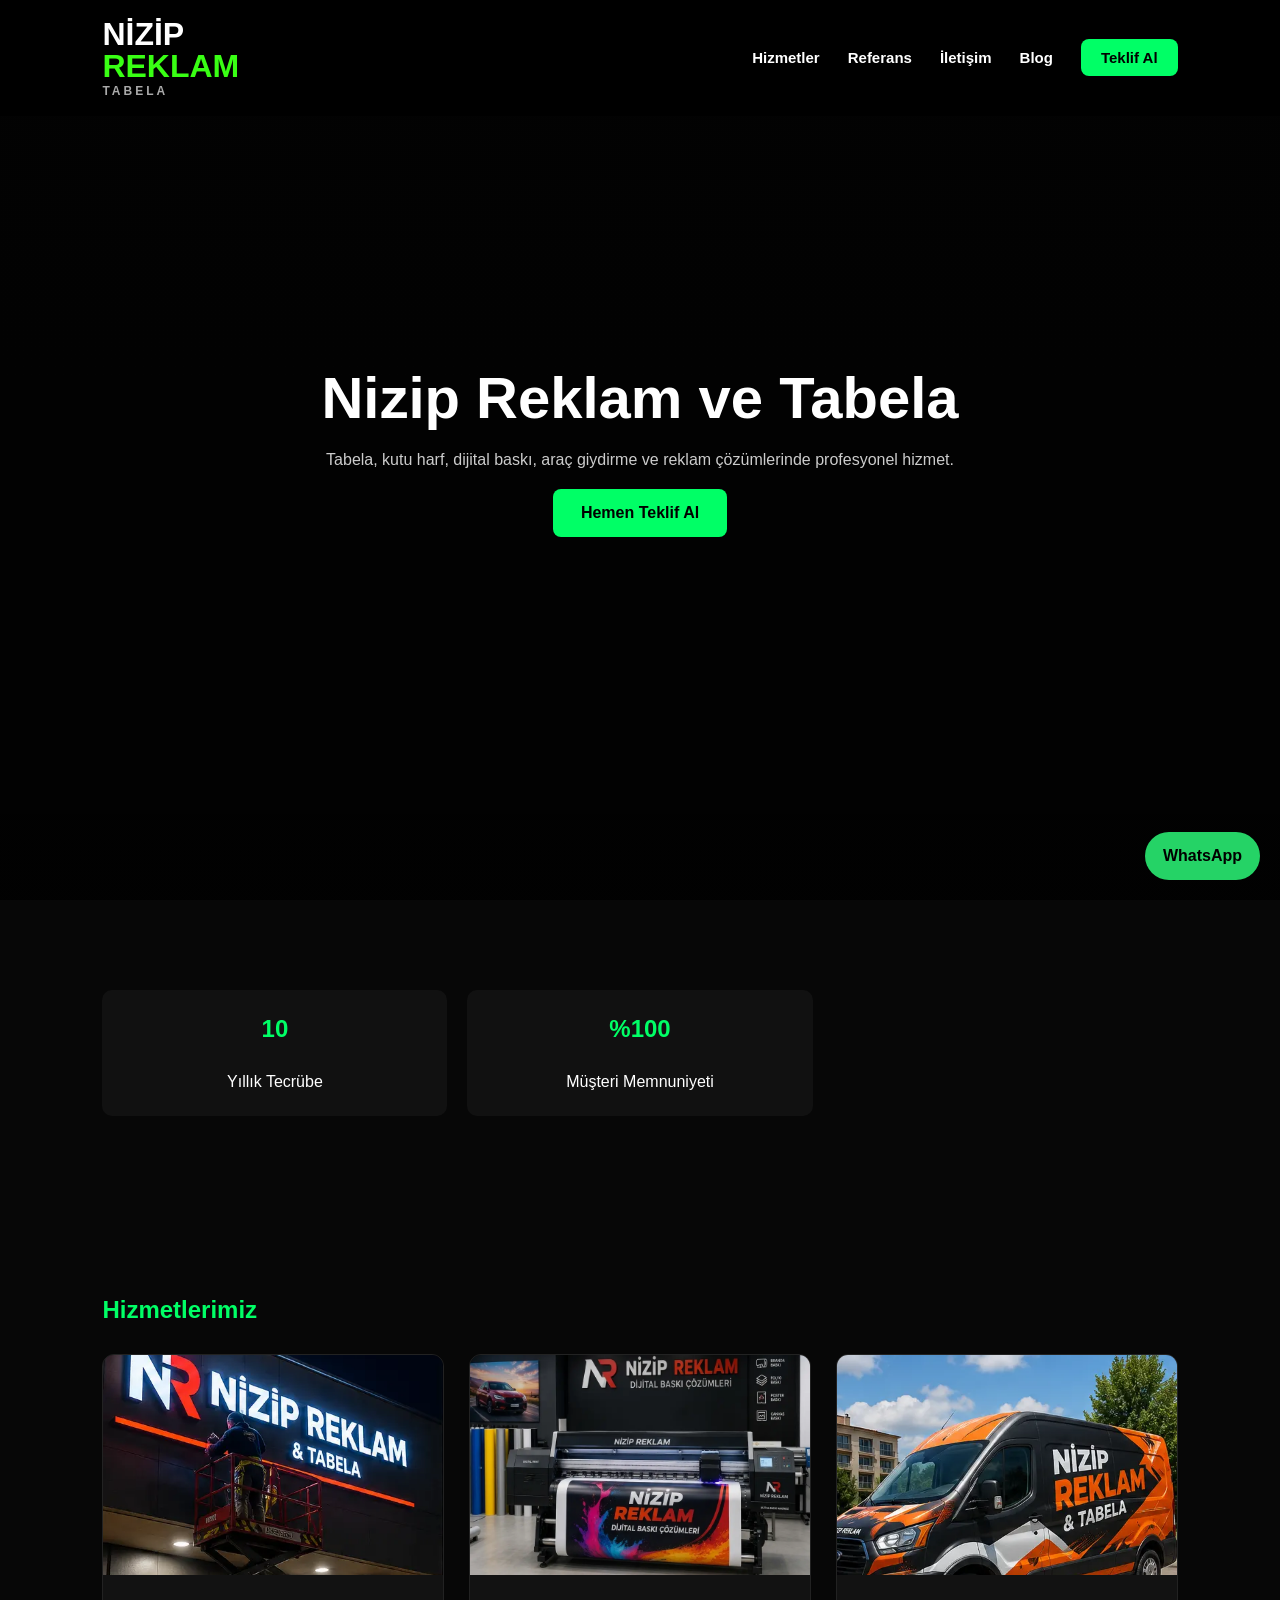
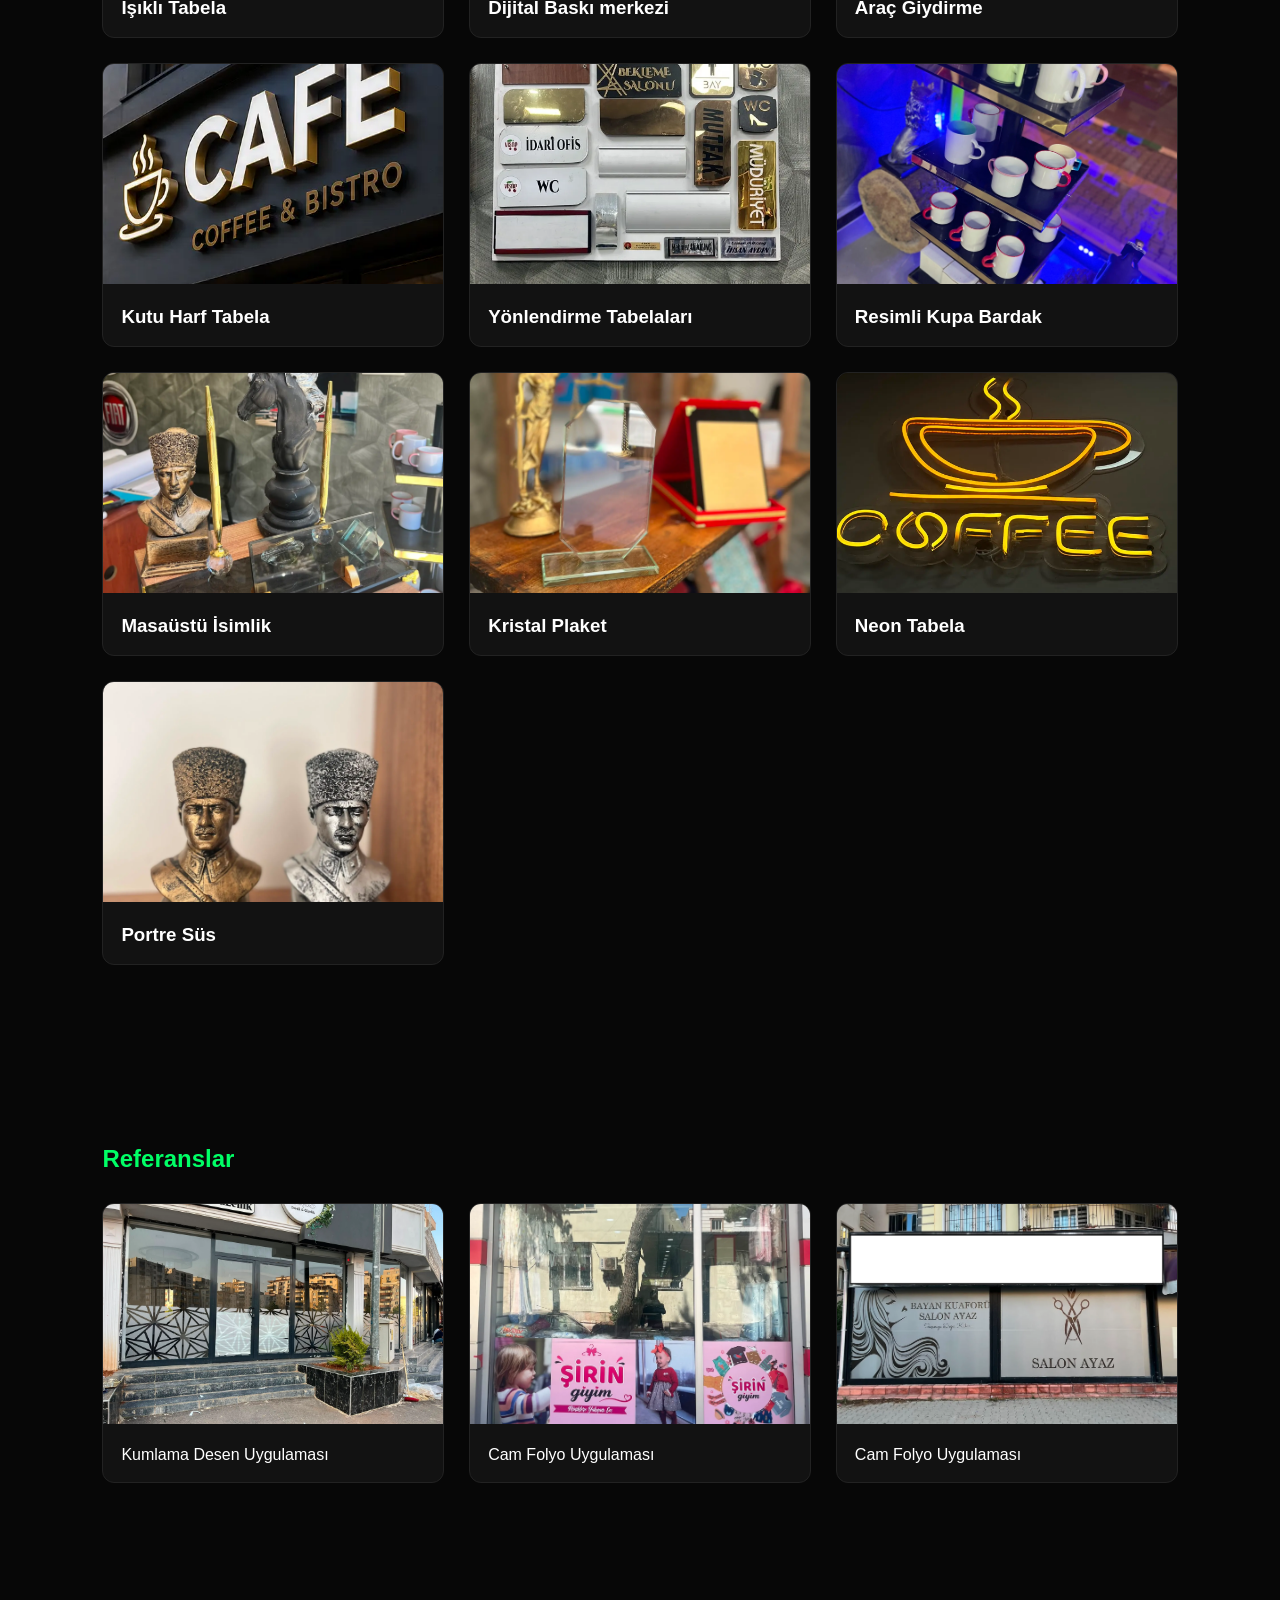
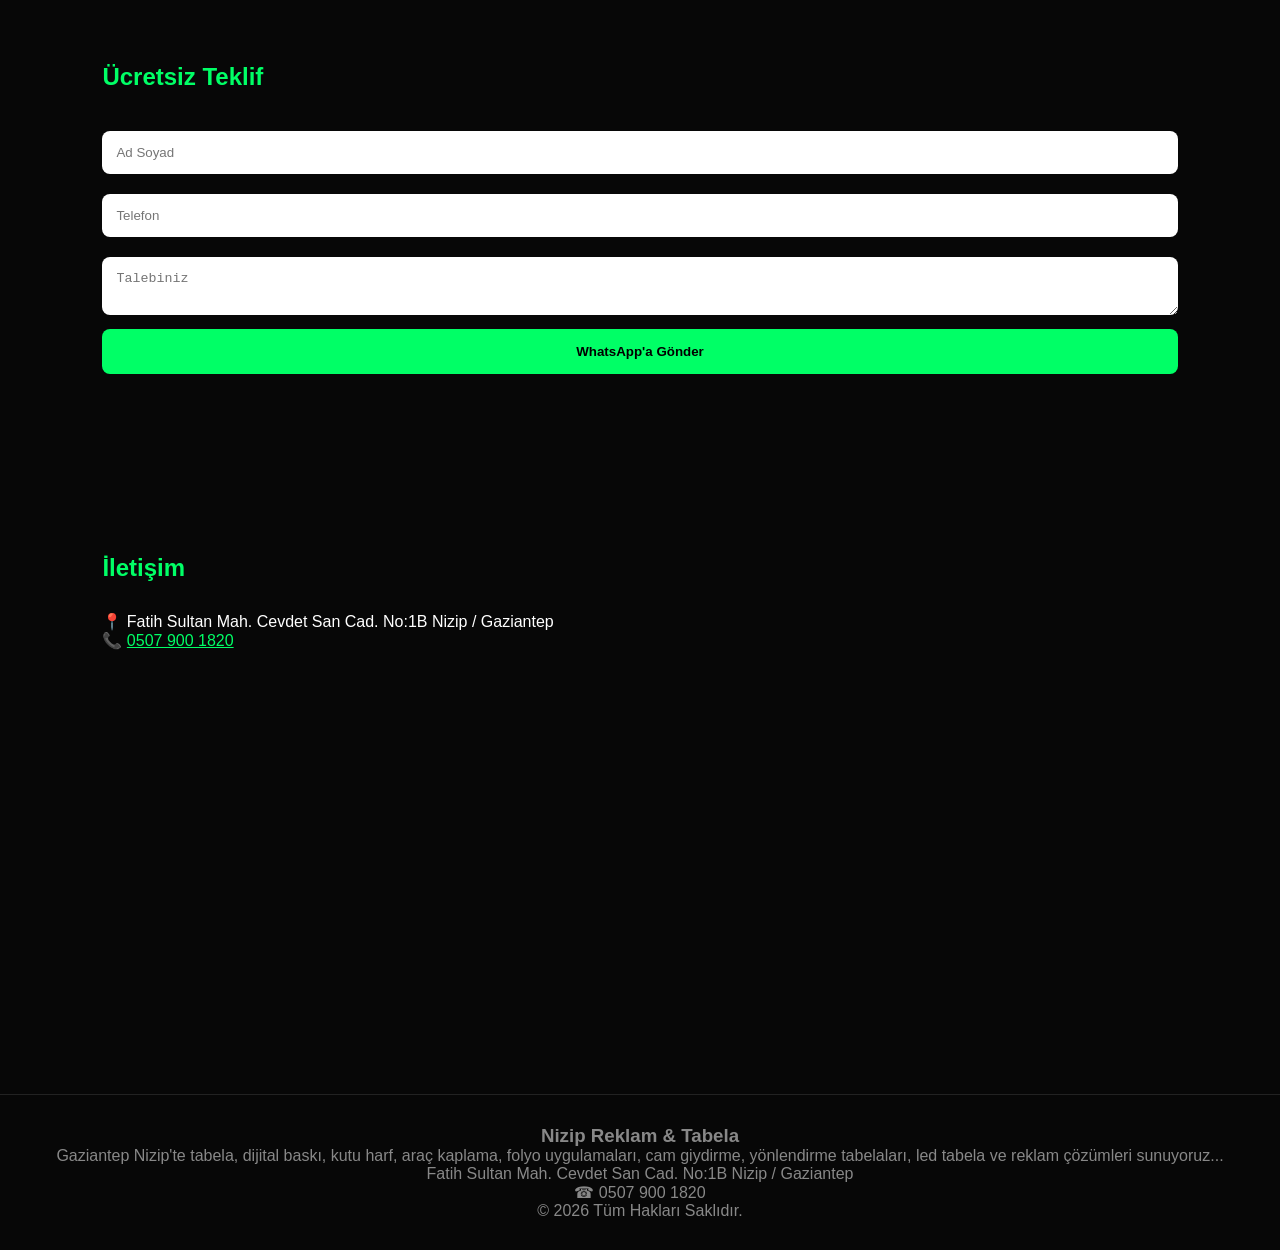
<file: index.html>
<!DOCTYPE html>
<html lang="tr">
<head>
<meta charset="UTF-8">
<meta name="viewport" content="width=device-width,initial-scale=1">
<title>Nizip Reklam & Tabela | Tabela, Dijital Baskı, Araç Giydirme | Gaziantep</title>
<meta name="description" content="Nizip Reklam & Tabela olarak Gaziantep ve Nizip'te tabela, kutu harf, led tabela, dijital baskı, araç giydirme, cam giydirme, yönlendirme tabelaları ve reklam çözümleri sunuyoruz.">
<meta property="og:title" content="Nizip Reklam & Tabela">
<meta property="og:description" content="Tabela ve reklam çözümleri">
<meta property="og:type" content="website">
<meta property="og:image" content="resim/reklamci.webp">
<meta property="og:url" content="https://nizipreklam.com.tr">
<meta property="og:locale" content="tr_TR">
<meta property="og:site_name" content="Nizip Reklam & Tabela">
<meta name="twitter:card" content="summary_large_image">
<meta name="twitter:title" content="Nizip Reklam & Tabela">
<meta name="twitter:description" content="Gaziantep Nizip tabela ve reklam hizmetleri">
<meta name="twitter:image" content="https://i.hizliresim.com/57quu6g.jpeg">
<meta name="google-site-verification" content="TXkRsV7-bdsGQ5dMj4OIJ74XFIUAbI3xDflwMkhrk1k" />
<meta name="robots" content="index,follow,max-image-preview:large">
<meta name="theme-color" content="#00ff66">
<!-- Event snippet for Sayfa görüntüleme conversion page -->
<script>
  gtag('event', 'conversion', {'send_to': 'AW-18239034362/HPoyCJLPrcccEPqnhvlD'});
</script>
<!-- Google tag (gtag.js) --> <script async src="https://www.googletagmanager.com/gtag/js?id=AW-18239034362"></script> <script> window.dataLayer = window.dataLayer || []; function gtag(){dataLayer.push(arguments);} gtag('js', new Date()); gtag('config', 'AW-18239034362'); </script>
<link rel="canonical" href="https://nizipreklam.com.tr/">
<link rel="icon" type="image/jpeg" href="resim/nizipreklam.png">
<link rel="preconnect" href="https://fonts.googleapis.com">
<link rel="preload" as="style" href="https://fonts.googleapis.com/css2?family=Poppins:wght@300;400;600;700;800&display=swap"><style>
*{margin:0;padding:0;box-sizing:border-box;scroll-behavior:smooth}
body{font-family:Poppins,sans-serif;background:#070707;color:#fff}
header{position:fixed;top:0;width:100%;display:flex;align-items:center;justify-content:space-between;padding:18px 8%;background:rgba(0,0,0,.7);backdrop-filter:blur(8px);z-index:100;transition:.3s ease;border-bottom:1px solid transparent}
header.scrolled{padding:10px 8%;background:rgba(7,7,7,.92);border-bottom:1px solid #1a1a1a}
nav{display:flex;align-items:center}
nav a{position:relative;color:#fff;text-decoration:none;margin-left:28px;font-weight:600;font-size:15px;transition:.25s;padding:4px 0}
nav a::after{content:"";position:absolute;left:0;bottom:-2px;width:0;height:2px;background:#00ff66;transition:.25s}
nav a:hover{color:#00ff66}
nav a:hover::after{width:100%}
nav a.btn{color:#000;padding:10px 20px}
nav a.btn::after{display:none}
nav a.btn:hover{color:#000}
.burger{display:none;flex-direction:column;justify-content:center;gap:5px;width:32px;height:32px;background:none;border:none;cursor:pointer;z-index:110}
.burger span{display:block;width:26px;height:2px;background:#fff;transition:.3s}
.burger.active span:nth-child(1){transform:translateY(7px) rotate(45deg)}
.burger.active span:nth-child(2){opacity:0}
.burger.active span:nth-child(3){transform:translateY(-7px) rotate(-45deg)}
@media(max-width:800px){
  .burger{display:flex}
  nav{position:fixed;top:0;right:-100%;width:70%;max-width:320px;height:100vh;background:#0d0d0d;flex-direction:column;align-items:flex-start;padding:100px 30px;transition:right .35s ease;box-shadow:-10px 0 30px rgba(0,0,0,.5)}
  nav.open{right:0}
  nav a{margin:14px 0;font-size:18px}
  .overlay{display:none;position:fixed;inset:0;background:rgba(0,0,0,.6);z-index:90}
  .overlay.show{display:block}
}
.hero{height:100vh;display:flex;align-items:center;justify-content:center;text-align:center;background:linear-gradient(rgba(0,0,0,.65),rgba(0,0,0,.8)),url('https://i.hizliresim.com/57quu6g.jpeg') center/cover}
.hero h1{font-size:58px}.hero p{max-width:700px;margin:20px auto;color:#ccc}
.btn{display:inline-block;background:#00ff66;color:#000;padding:15px 28px;border-radius:8px;font-weight:700;text-decoration:none}
section{padding:90px 8%}
h2{color:#00ff66;margin-bottom:30px}
.grid{display:grid;grid-template-columns:repeat(auto-fit,minmax(260px,1fr));gap:25px}
.card{background:#121212;border:1px solid #222;border-radius:12px;overflow:hidden;transition:.3s}
.card:hover{transform:translateY(-8px);border-color:#00ff66}
.card img{width:100%;height:220px;object-fit:cover}
.card div{padding:18px}
.stats{display:grid;grid-template-columns:repeat(3,1fr);gap:20px;text-align:center}
.stat{background:#111;padding:25px;border-radius:10px}
form input,form textarea{width:100%;padding:14px;margin:10px 0;border-radius:8px;border:none}
button{background:#00ff66;padding:15px;border:none;border-radius:8px;font-weight:700;width:100%}
iframe{width:100%;height:350px;border:0;border-radius:10px}
.float{position:fixed;right:20px;bottom:20px;background:#25d366;color:#000;padding:15px 18px;border-radius:999px;text-decoration:none;font-weight:700}
footer{text-align:center;padding:30px;color:#888;border-top:1px solid #222}
@media(max-width:700px){.hero h1{font-size:36px}.stats{grid-template-columns:1fr}}

.logo{
    display:flex;
    flex-direction:column;
    text-decoration:none;
    line-height:1;
}

.logo{
    color:#fff;
    font-size:32px;
    font-weight:800;
}

.logo span{
    color:#39ff14;
}

.logo small{
    color:#aaa;
    font-size:12px;
    letter-spacing:3px;
    margin-top:3px;
}

</style>
<script type="application/ld+json">
{"@context":"https://schema.org","@type":"LocalBusiness","name":"Nizip Reklam & Tabela","telephone":"+905079001820","address":{"@type":"PostalAddress","addressLocality":"Nizip","addressRegion":"Gaziantep"}}
</script>
</head>
<body>
<header id="anaHeader">

<a href="index.html" class="logo">
    NİZİP <span>REKLAM</span>
    <small>TABELA</small>
</a>

<nav id="anaNav">
    <a href="#hizmet">Hizmetler</a>
    <a href="#referans">Referans</a>
    <a href="#iletisim">İletişim</a>
    <a href="blog/index.html">Blog</a>
    <a class="btn" href="#teklif" style="margin-left:28px">Teklif Al</a>
</nav>

<button class="burger" id="burger" aria-label="Menü">
    <span></span><span></span><span></span>
</button>

</header>
<div class="overlay" id="overlay"></div>

<section class="hero">
<div>
<h1>Nizip Reklam ve Tabela</h1>
<p>Tabela, kutu harf, dijital baskı, araç giydirme ve reklam çözümlerinde profesyonel hizmet.</p>
<a class="btn" href="#teklif">Hemen Teklif Al</a>
</div>
</section>

<section>
<div class="stats">
<div class="stat"><h2>10</h2><p>Yıllık Tecrübe</p></div>
<div class="stat"><h2>%100</h2><p>Müşteri Memnuniyeti</p></div>
</div>
</section>

<section id="hizmet">
<h2>Hizmetlerimiz</h2>
<div class="grid">
<div class="card"><img loading="lazy" src="resim/isikli-tabela.webp" alt="Işıklı tabela"><div><h3>Işıklı Tabela</h3></div></div>
<div class="card"><img loading="lazy" src="resim/dijital-baski.webp" alt="Dijital Baskı merkezi"><div><h3>Dijital Baskı merkezi</h3></div></div>
<div class="card"><img loading="lazy" src="resim/araba-giydirme.webp" alt="Araç giydirme"><div><h3>Araç Giydirme</h3></div></div>
<div class="card"><img loading="lazy" src="resim/kutu-harf.webp" alt="Kutu harf tabela"><div><h3>Kutu Harf Tabela</h3></div></div>
<div class="card"><img loading="lazy" src="resim/yönlendirme-tabela.webp" alt="Yönlendirme Tabelaları"><div><h3>Yönlendirme Tabelaları</h3></div></div>
<div class="card"><img loading="lazy" src="resim/resimli-kupa-bardak.webp" alt="Resimli Kupa Bardak"><div><h3>Resimli Kupa Bardak</h3></div></div>
<div class="card"><img loading="lazy" src="resim/masaüstü-isimlik.webp" alt="Masaüstü İsimlik"><div><h3>Masaüstü İsimlik</h3></div></div>
<div class="card"><img loading="lazy" src="resim/kristal-isimlik.webp" alt="Kristal Plaket"><div><h3>Kristal Plaket</h3></div></div>
<div class="card"><img loading="lazy" src="resim/neon-tabela.webp" alt="Neon Tabela"><div><h3>Neon Tabela</h3></div></div>
<div class="card"><img loading="lazy" src="resim/portre-süs.webp" alt="Porte Süs"><div><h3>Portre Süs</h3></div></div>
</div>
</section>

<section id="referans">
<h2>Referanslar</h2>
<div class="grid">
<div class="card"><img loading="lazy" src="resim/cam-kaplama.webp"><div>Kumlama Desen Uygulaması</div></div>
<div class="card"><img loading="lazy" src="resim/cam-film.webp"><div>Cam Folyo Uygulaması</div></div>
<div class="card"><img loading="lazy" src="resim/cam-folyo.webp"><div>Cam Folyo Uygulaması</div></div>
</div>
</section>

<section id="teklif">
<h2>Ücretsiz Teklif</h2>
<form onsubmit="gonder();return false;">
<input id="ad" placeholder="Ad Soyad" required>
<input id="tel" placeholder="Telefon" required>
<textarea id="mesaj" placeholder="Talebiniz"></textarea>
<button>WhatsApp'a Gönder</button>
</form>
</section>

<section id="iletisim">
<h2>İletişim</h2>
<p>📍 Fatih Sultan Mah. Cevdet San Cad. No:1B Nizip / Gaziantep</p>
<p>📞 <a href="tel:+905079001820" style="color:#00ff66">0507 900 1820</a></p>
<iframe loading="lazy" src="https://www.google.com/maps/embed?pb=!1m18!1m12!1m3!1d3186.0143549703107!2d37.8040327!3d37.0094539!2m3!1f0!2f0!3f0!3m2!1i1024!2i768!4f13.1!3m3!1m2!1s0x153191fa1484cd89%3A0xca03e0a319fb1b57!2sNizip%20Reklam!5e0!3m2!1sen!2str!4v1782588089729!5m2!1sen!2str"></iframe>
</section>


<footer>

<h3>Nizip Reklam & Tabela</h3>

<p>

Gaziantep Nizip'te tabela, dijital baskı, kutu harf, araç kaplama, folyo uygulamaları, cam giydirme, yönlendirme tabelaları, led tabela ve reklam çözümleri sunuyoruz...
<p>

Fatih Sultan Mah.

Cevdet San Cad. No:1B

Nizip / Gaziantep

</p>

<p>

☎ 0507 900 1820

</p>

<p>

© 2026 Tüm Hakları Saklıdır.

</p>

</footer>

<a class="float" href="https://wa.me/905079001820">WhatsApp</a>
<script src="https://identity.netlify.com/v1/netlify-identity-widget.js"></script>
<script>
if (window.netlifyIdentity) {
  window.netlifyIdentity.on("init", user => {
    if (!user) {
      window.netlifyIdentity.on("login", () => { document.location.href = "/admin/"; });
    }
  });
}
</script>
<script>
const burger=document.getElementById('burger');
const anaNav=document.getElementById('anaNav');
const overlay=document.getElementById('overlay');
const anaHeader=document.getElementById('anaHeader');

function menuAcKapa(){
  burger.classList.toggle('active');
  anaNav.classList.toggle('open');
  overlay.classList.toggle('show');
}
burger.addEventListener('click', menuAcKapa);
overlay.addEventListener('click', menuAcKapa);
anaNav.querySelectorAll('a').forEach(a=>a.addEventListener('click', ()=>{
  if(anaNav.classList.contains('open')) menuAcKapa();
}));

window.addEventListener('scroll', ()=>{
  anaHeader.classList.toggle('scrolled', window.scrollY>40);
});

function gonder(){
const u="https://wa.me/905079001820?text="+encodeURIComponent(
"Merhaba\nAd: "+ad.value+"\nTelefon: "+tel.value+"\nTalep: "+mesaj.value);
window.open(u,"_blank");
}
</script>
</body></html>
</file>
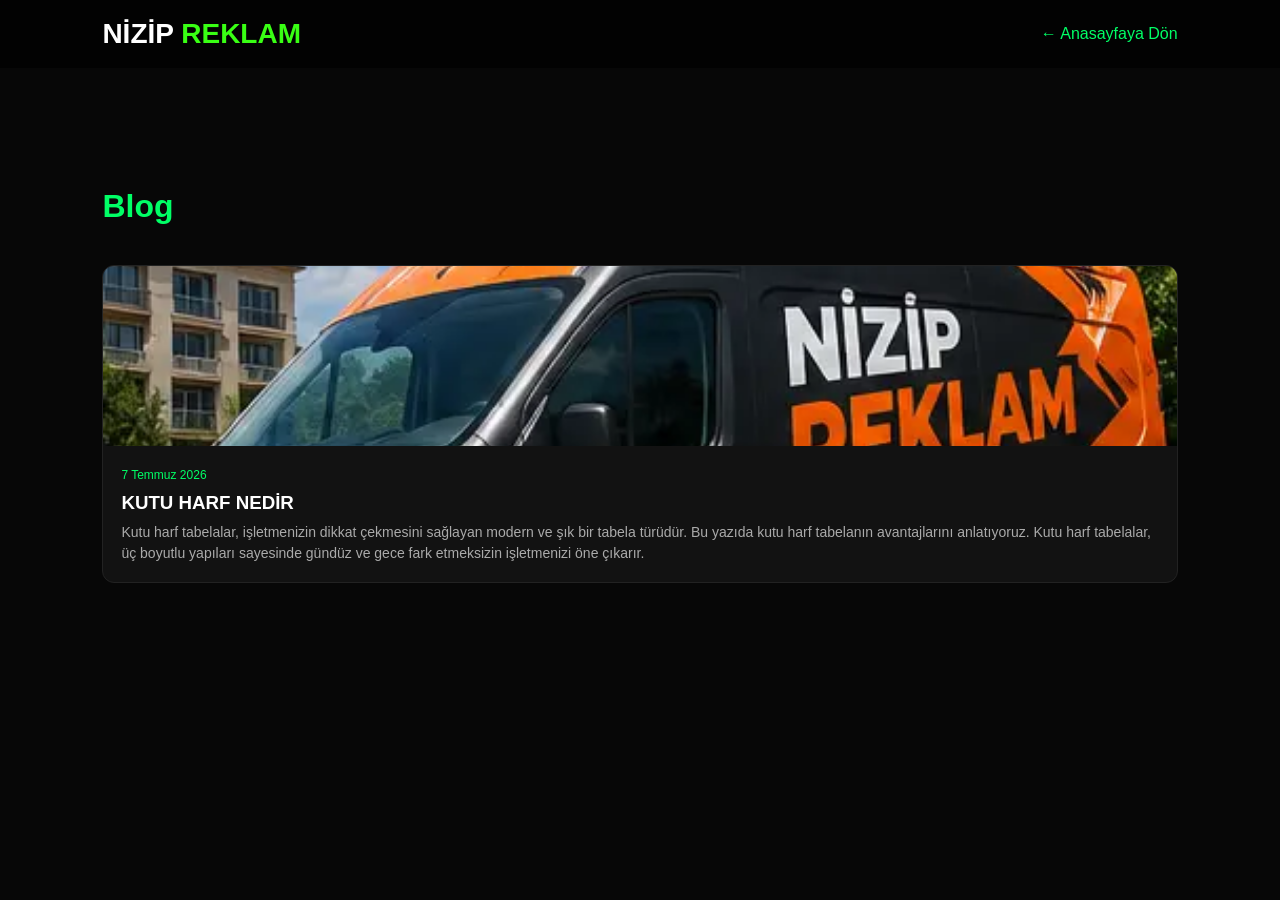
<file: blog/index.html>
<!DOCTYPE html>
<html lang="tr">
<head>
<meta charset="UTF-8">
<meta name="viewport" content="width=device-width,initial-scale=1">
<title>Blog | Nizip Reklam & Tabela</title>
<meta name="description" content="Nizip Reklam & Tabela blog - tabela, dijital baskı ve reklam çözümleri hakkında yazılar.">
<link rel="icon" type="image/jpeg" href="../resim/nizipreklam.png">
<style>
*{margin:0;padding:0;box-sizing:border-box}
body{font-family:Poppins,sans-serif;background:#070707;color:#fff}
header{display:flex;justify-content:space-between;align-items:center;padding:18px 8%;background:rgba(0,0,0,.7)}
.logo{color:#fff;font-size:28px;font-weight:800;text-decoration:none}
.logo span{color:#39ff14}
main{padding:120px 8% 80px}
h1{color:#00ff66;margin-bottom:40px}
.grid{display:grid;grid-template-columns:repeat(auto-fit,minmax(280px,1fr));gap:25px}
.card{background:#121212;border:1px solid #222;border-radius:12px;overflow:hidden;transition:.3s;text-decoration:none;color:#fff;display:block}
.card:hover{transform:translateY(-6px);border-color:#00ff66}
.card img{width:100%;height:180px;object-fit:cover;background:#1a1a1a}
.card div{padding:18px}
.card h3{margin-bottom:8px}
.card p{color:#aaa;font-size:14px;line-height:1.5}
.tarih{color:#00ff66;font-size:12px;margin-bottom:10px;display:block}
.bos{color:#888;text-align:center;padding:60px 0}
</style>
</head>
<body>
<header>
<a href="../index.html" class="logo">NİZİP <span>REKLAM</span></a>
<a href="../index.html" style="color:#00ff66;text-decoration:none">← Anasayfaya Dön</a>
</header>
<main>
<h1>Blog</h1>
<div class="grid" id="blogGrid"></div>
<div class="bos" id="bosMesaj" style="display:none">Henüz yayınlanmış bir yazı yok.</div>
</main>

<script>
fetch('../content/blog.json')
  .then(r => r.json())
  .then(data => {
    const grid = document.getElementById('blogGrid');
    const posts = (data.posts || [])
      .filter(p => p.published !== false)
      .sort((a,b) => new Date(b.date) - new Date(a.date));

    if (posts.length === 0) {
      document.getElementById('bosMesaj').style.display = 'block';
      return;
    }

    posts.forEach(p => {
      const a = document.createElement('a');
      a.className = 'card';
      a.href = 'yazi.html?slug=' + encodeURIComponent(p.slug);
      const tarih = p.date ? new Date(p.date).toLocaleDateString('tr-TR', {day:'numeric',month:'long',year:'numeric'}) : '';
      a.innerHTML = `
        ${p.image ? `<img loading="lazy" src="../${p.image}" alt="${p.title}">` : ''}
        <div>
          <span class="tarih">${tarih}</span>
          <h3>${p.title}</h3>
          <p>${p.excerpt || ''}</p>
        </div>`;
      grid.appendChild(a);
    });
  })
  .catch(() => {
    document.getElementById('bosMesaj').textContent = 'Yazılar yüklenirken bir sorun oluştu.';
    document.getElementById('bosMesaj').style.display = 'block';
  });
</script>
</body>
</html>
</file>
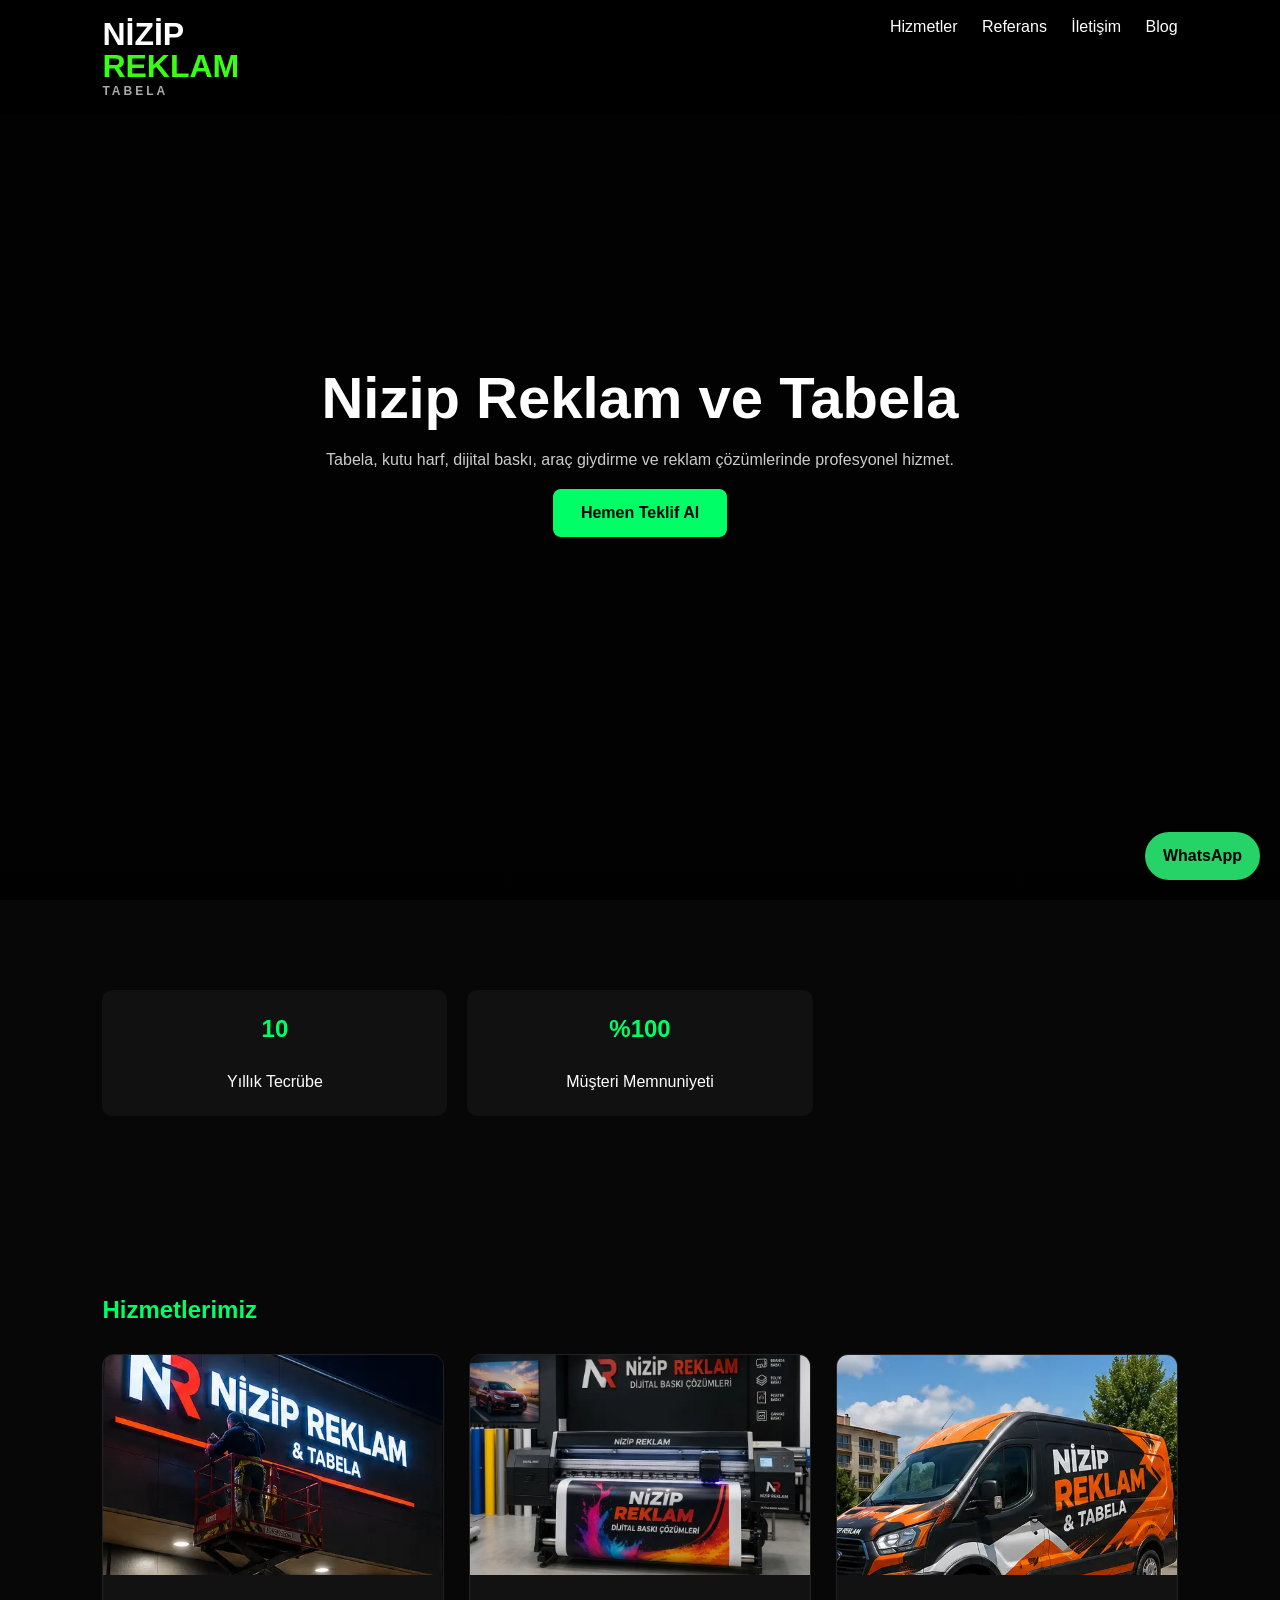
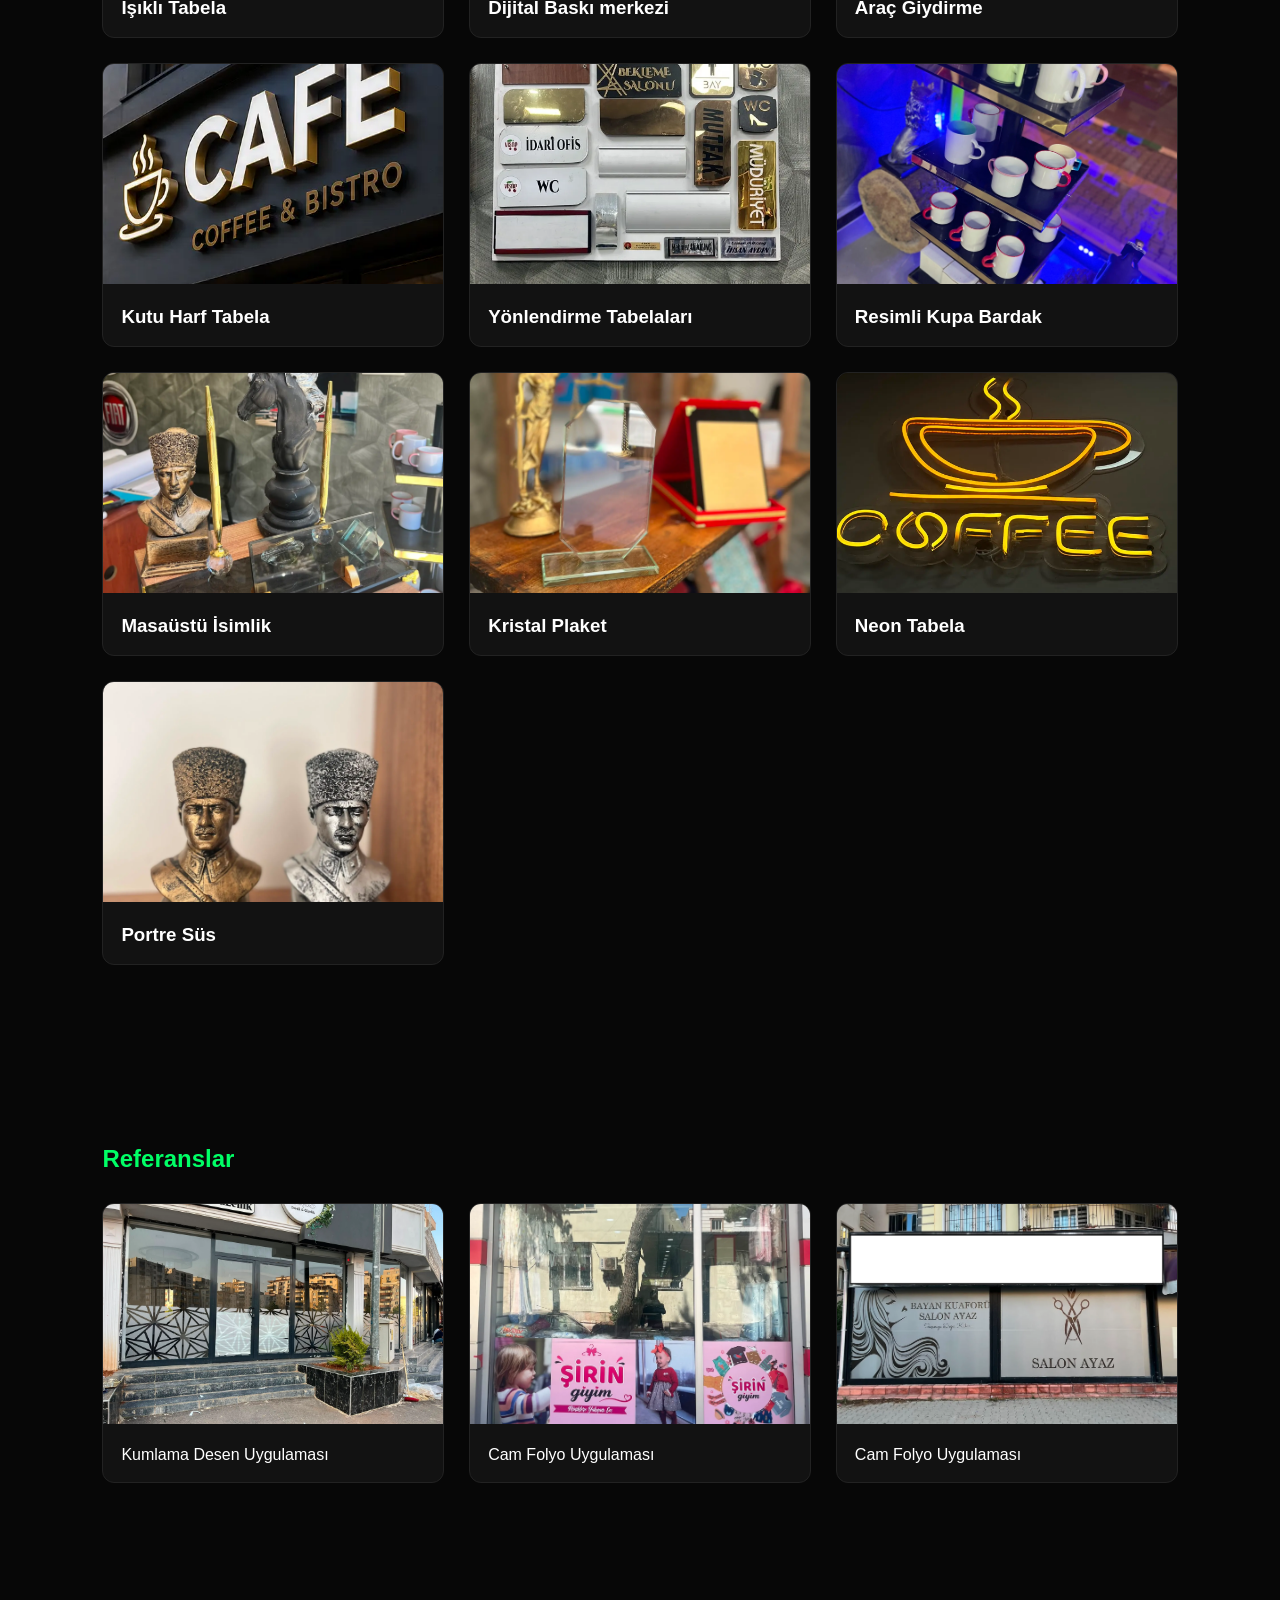
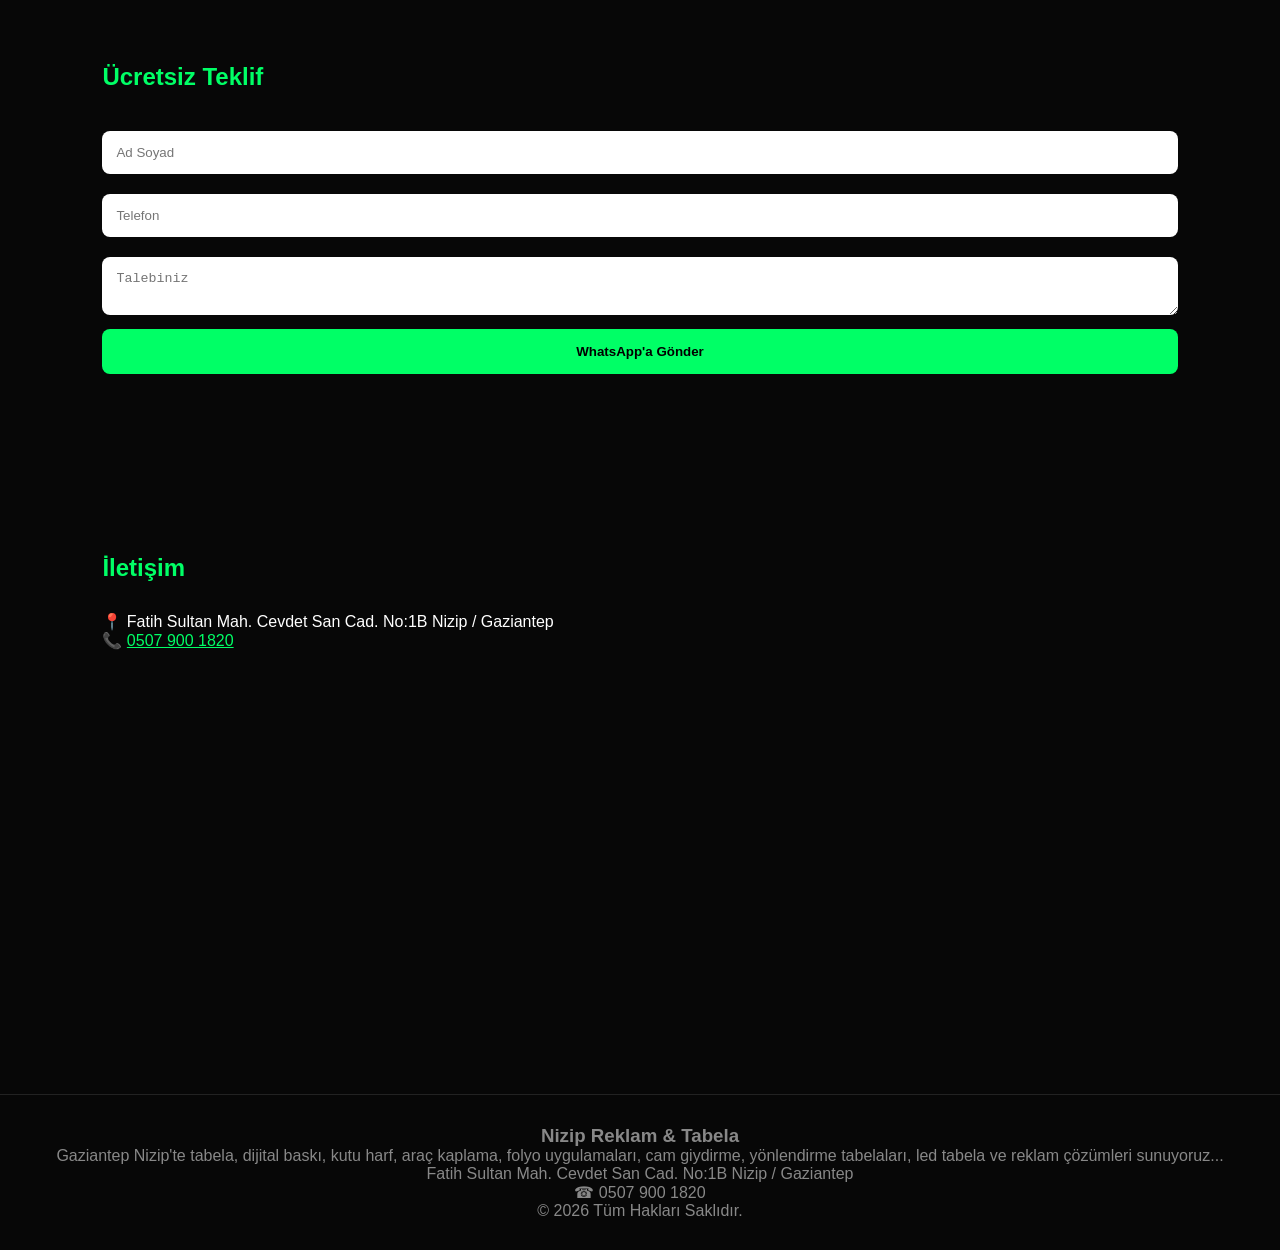
<file: eskindex.html>
<!DOCTYPE html>
<html lang="tr">
<head>
<meta charset="UTF-8">
<meta name="viewport" content="width=device-width,initial-scale=1">
<title>Nizip Reklam & Tabela | Tabela, Dijital Baskı, Araç Giydirme | Gaziantep</title>
<meta name="description" content="Nizip Reklam & Tabela olarak Gaziantep ve Nizip'te tabela, kutu harf, led tabela, dijital baskı, araç giydirme, cam giydirme, yönlendirme tabelaları ve reklam çözümleri sunuyoruz.">
<meta property="og:title" content="Nizip Reklam & Tabela">
<meta property="og:description" content="Tabela ve reklam çözümleri">
<meta property="og:type" content="website">
<meta property="og:image" content="resim/reklamci.webp">
<meta property="og:url" content="https://nizipreklam.com.tr">
<meta property="og:locale" content="tr_TR">
<meta property="og:site_name" content="Nizip Reklam & Tabela">
<meta name="twitter:card" content="summary_large_image">
<meta name="twitter:title" content="Nizip Reklam & Tabela">
<meta name="twitter:description" content="Gaziantep Nizip tabela ve reklam hizmetleri">
<meta name="twitter:image" content="https://i.hizliresim.com/57quu6g.jpeg">
<meta name="google-site-verification" content="TXkRsV7-bdsGQ5dMj4OIJ74XFIUAbI3xDflwMkhrk1k" />
<meta name="robots" content="index,follow,max-image-preview:large">
<meta name="theme-color" content="#00ff66">
<!-- Event snippet for Sayfa görüntüleme conversion page -->
<script>
  gtag('event', 'conversion', {'send_to': 'AW-18239034362/HPoyCJLPrcccEPqnhvlD'});
</script>
<!-- Google tag (gtag.js) --> <script async src="https://www.googletagmanager.com/gtag/js?id=AW-18239034362"></script> <script> window.dataLayer = window.dataLayer || []; function gtag(){dataLayer.push(arguments);} gtag('js', new Date()); gtag('config', 'AW-18239034362'); </script>
<link rel="canonical" href="https://nizipreklam.com.tr/">
<link rel="icon" type="image/jpeg" href="resim/nizipreklam.png">
<link rel="preconnect" href="https://fonts.googleapis.com">
<link rel="preload" as="style" href="https://fonts.googleapis.com/css2?family=Poppins:wght@300;400;600;700;800&display=swap"><style>
*{margin:0;padding:0;box-sizing:border-box;scroll-behavior:smooth}
body{font-family:Poppins,sans-serif;background:#070707;color:#fff}
header{position:fixed;top:0;width:100%;display:flex;justify-content:space-between;padding:18px 8%;background:rgba(0,0,0,.7);backdrop-filter:blur(8px);z-index:10}
nav a{color:#fff;text-decoration:none;margin-left:20px}
.hero{height:100vh;display:flex;align-items:center;justify-content:center;text-align:center;background:linear-gradient(rgba(0,0,0,.65),rgba(0,0,0,.8)),url('https://i.hizliresim.com/57quu6g.jpeg') center/cover}
.hero h1{font-size:58px}.hero p{max-width:700px;margin:20px auto;color:#ccc}
.btn{display:inline-block;background:#00ff66;color:#000;padding:15px 28px;border-radius:8px;font-weight:700;text-decoration:none}
section{padding:90px 8%}
h2{color:#00ff66;margin-bottom:30px}
.grid{display:grid;grid-template-columns:repeat(auto-fit,minmax(260px,1fr));gap:25px}
.card{background:#121212;border:1px solid #222;border-radius:12px;overflow:hidden;transition:.3s}
.card:hover{transform:translateY(-8px);border-color:#00ff66}
.card img{width:100%;height:220px;object-fit:cover}
.card div{padding:18px}
.stats{display:grid;grid-template-columns:repeat(3,1fr);gap:20px;text-align:center}
.stat{background:#111;padding:25px;border-radius:10px}
form input,form textarea{width:100%;padding:14px;margin:10px 0;border-radius:8px;border:none}
button{background:#00ff66;padding:15px;border:none;border-radius:8px;font-weight:700;width:100%}
iframe{width:100%;height:350px;border:0;border-radius:10px}
.float{position:fixed;right:20px;bottom:20px;background:#25d366;color:#000;padding:15px 18px;border-radius:999px;text-decoration:none;font-weight:700}
footer{text-align:center;padding:30px;color:#888;border-top:1px solid #222}
@media(max-width:700px){.hero h1{font-size:36px}.stats{grid-template-columns:1fr}}

.logo{
    display:flex;
    flex-direction:column;
    text-decoration:none;
    line-height:1;
}

.logo{
    color:#fff;
    font-size:32px;
    font-weight:800;
}

.logo span{
    color:#39ff14;
}

.logo small{
    color:#aaa;
    font-size:12px;
    letter-spacing:3px;
    margin-top:3px;
}

</style>
<script type="application/ld+json">
{"@context":"https://schema.org","@type":"LocalBusiness","name":"Nizip Reklam & Tabela","telephone":"+905079001820","address":{"@type":"PostalAddress","addressLocality":"Nizip","addressRegion":"Gaziantep"}}
</script>
</head>
<body>
<header>

<a href="index.html" class="logo">
    NİZİP <span>REKLAM</span>
    <small>TABELA</small>
</a>

<nav>
    <a href="#hizmet">Hizmetler</a>
    <a href="#referans">Referans</a>
    <a href="#iletisim">İletişim</a>
    <a href="blog/kutu-harf-tabela.html">Blog</a>
</nav>

</header>

<section class="hero">
<div>
<h1>Nizip Reklam ve Tabela</h1>
<p>Tabela, kutu harf, dijital baskı, araç giydirme ve reklam çözümlerinde profesyonel hizmet.</p>
<a class="btn" href="#teklif">Hemen Teklif Al</a>
</div>
</section>

<section>
<div class="stats">
<div class="stat"><h2>10</h2><p>Yıllık Tecrübe</p></div>
<div class="stat"><h2>%100</h2><p>Müşteri Memnuniyeti</p></div>
</div>
</section>

<section id="hizmet">
<h2>Hizmetlerimiz</h2>
<div class="grid">
<div class="card"><img loading="lazy" src="resim/isikli-tabela.webp" alt="Işıklı tabela"><div><h3>Işıklı Tabela</h3></div></div>
<div class="card"><img loading="lazy" src="resim/dijital-baski.webp" alt="Dijital Baskı merkezi"><div><h3>Dijital Baskı merkezi</h3></div></div>
<div class="card"><img loading="lazy" src="resim/araba-giydirme.webp" alt="Araç giydirme"><div><h3>Araç Giydirme</h3></div></div>
<div class="card"><img loading="lazy" src="resim/kutu-harf.webp" alt="Kutu harf tabela"><div><h3>Kutu Harf Tabela</h3></div></div>
<div class="card"><img loading="lazy" src="resim/yönlendirme-tabela.webp" alt="Yönlendirme Tabelaları"><div><h3>Yönlendirme Tabelaları</h3></div></div>
<div class="card"><img loading="lazy" src="resim/resimli-kupa-bardak.webp" alt="Resimli Kupa Bardak"><div><h3>Resimli Kupa Bardak</h3></div></div>
<div class="card"><img loading="lazy" src="resim/masaüstü-isimlik.webp" alt="Masaüstü İsimlik"><div><h3>Masaüstü İsimlik</h3></div></div>
<div class="card"><img loading="lazy" src="resim/kristal-isimlik.webp" alt="Kristal Plaket"><div><h3>Kristal Plaket</h3></div></div>
<div class="card"><img loading="lazy" src="resim/neon-tabela.webp" alt="Neon Tabela"><div><h3>Neon Tabela</h3></div></div>
<div class="card"><img loading="lazy" src="resim/portre-süs.webp" alt="Porte Süs"><div><h3>Portre Süs</h3></div></div>
</div>
</section>

<section id="referans">
<h2>Referanslar</h2>
<div class="grid">
<div class="card"><img loading="lazy" src="resim/cam-kaplama.webp"><div>Kumlama Desen Uygulaması</div></div>
<div class="card"><img loading="lazy" src="resim/cam-film.webp"><div>Cam Folyo Uygulaması</div></div>
<div class="card"><img loading="lazy" src="resim/cam-folyo.webp"><div>Cam Folyo Uygulaması</div></div>
</div>
</section>

<section id="teklif">
<h2>Ücretsiz Teklif</h2>
<form onsubmit="gonder();return false;">
<input id="ad" placeholder="Ad Soyad" required>
<input id="tel" placeholder="Telefon" required>
<textarea id="mesaj" placeholder="Talebiniz"></textarea>
<button>WhatsApp'a Gönder</button>
</form>
</section>

<section id="iletisim">
<h2>İletişim</h2>
<p>📍 Fatih Sultan Mah. Cevdet San Cad. No:1B Nizip / Gaziantep</p>
<p>📞 <a href="tel:+905079001820" style="color:#00ff66">0507 900 1820</a></p>
<iframe loading="lazy" src="https://www.google.com/maps/embed?pb=!1m18!1m12!1m3!1d3186.0143549703107!2d37.8040327!3d37.0094539!2m3!1f0!2f0!3f0!3m2!1i1024!2i768!4f13.1!3m3!1m2!1s0x153191fa1484cd89%3A0xca03e0a319fb1b57!2sNizip%20Reklam!5e0!3m2!1sen!2str!4v1782588089729!5m2!1sen!2str"></iframe>
</section>


<footer>

<h3>Nizip Reklam & Tabela</h3>

<p>

Gaziantep Nizip'te tabela, dijital baskı, kutu harf, araç kaplama, folyo uygulamaları, cam giydirme, yönlendirme tabelaları, led tabela ve reklam çözümleri sunuyoruz...
<p>

Fatih Sultan Mah.

Cevdet San Cad. No:1B

Nizip / Gaziantep

</p>

<p>

☎ 0507 900 1820

</p>

<p>

© 2026 Tüm Hakları Saklıdır.

</p>

</footer>

<a class="float" href="https://wa.me/905079001820">WhatsApp</a>
<script>
function gonder(){
const u="https://wa.me/905079001820?text="+encodeURIComponent(
"Merhaba\nAd: "+ad.value+"\nTelefon: "+tel.value+"\nTalep: "+mesaj.value);
window.open(u,"_blank");
}
</script>
</body></html>
</file>
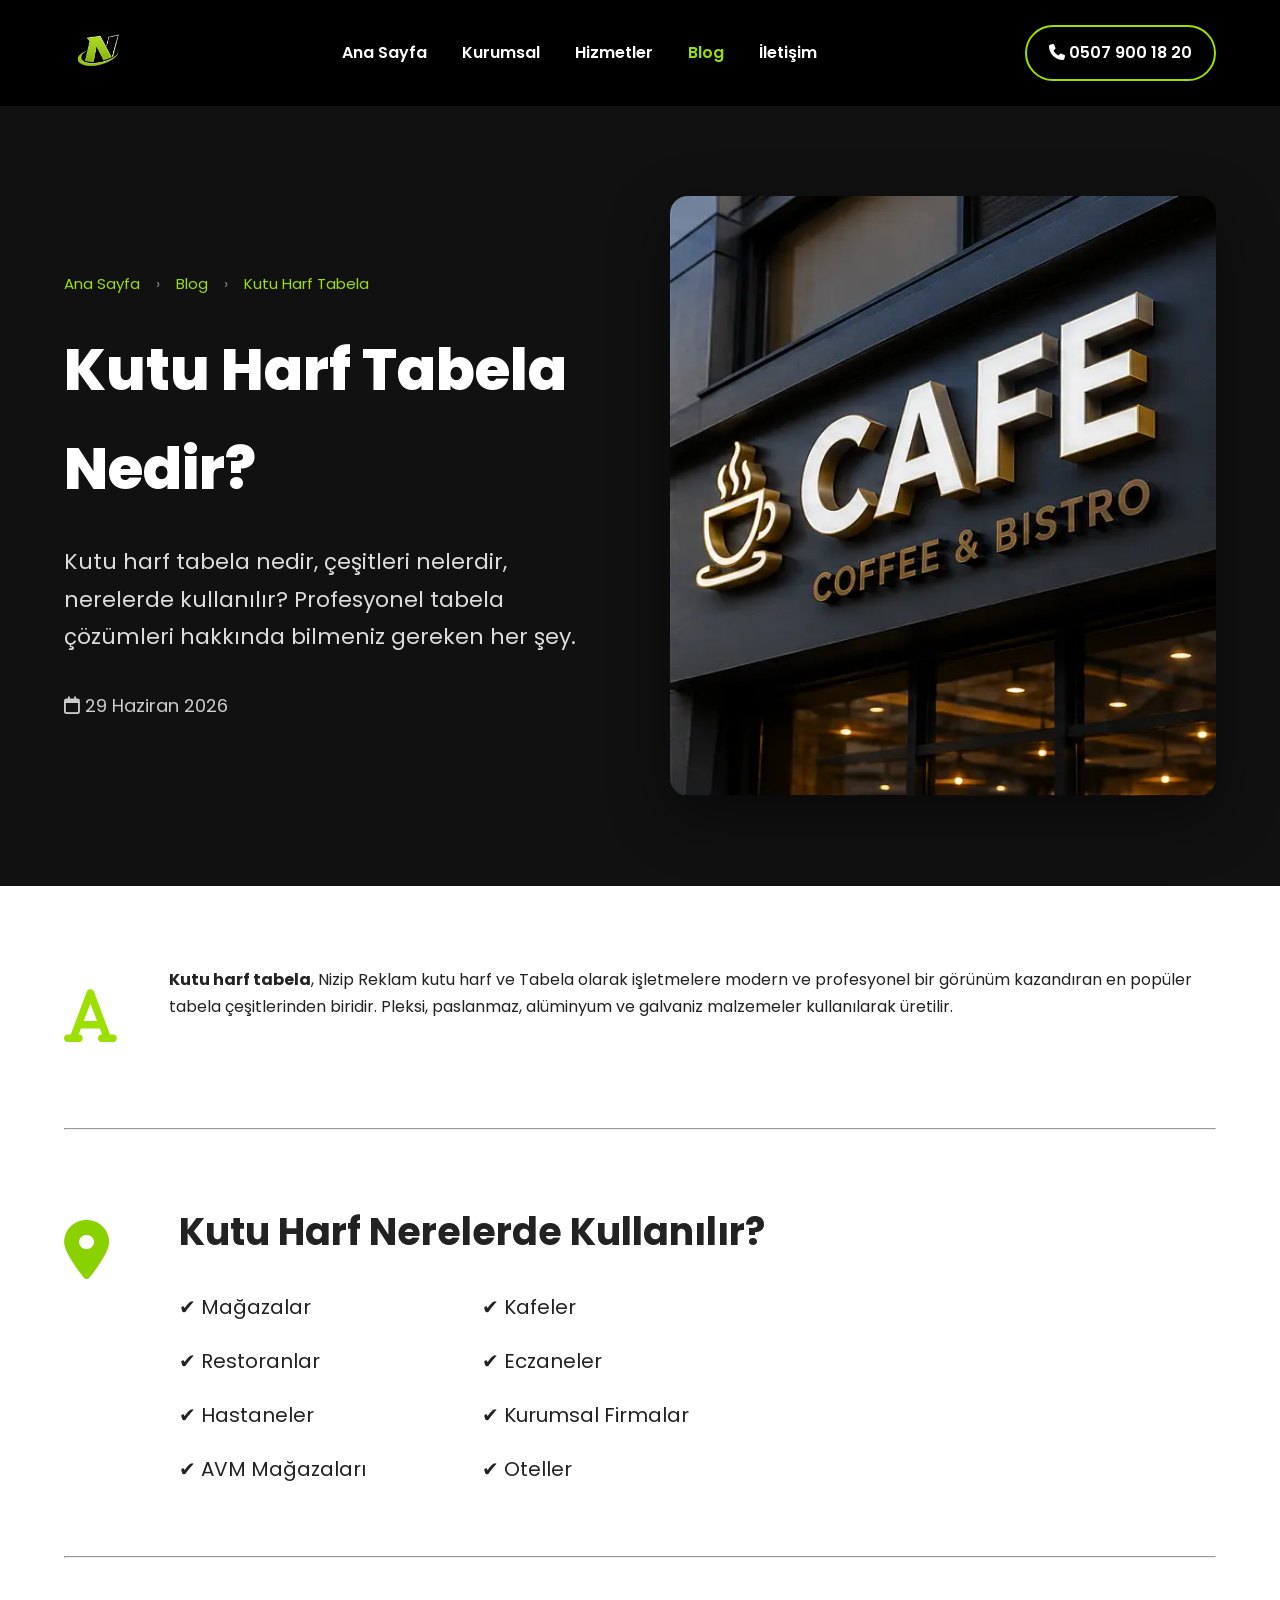
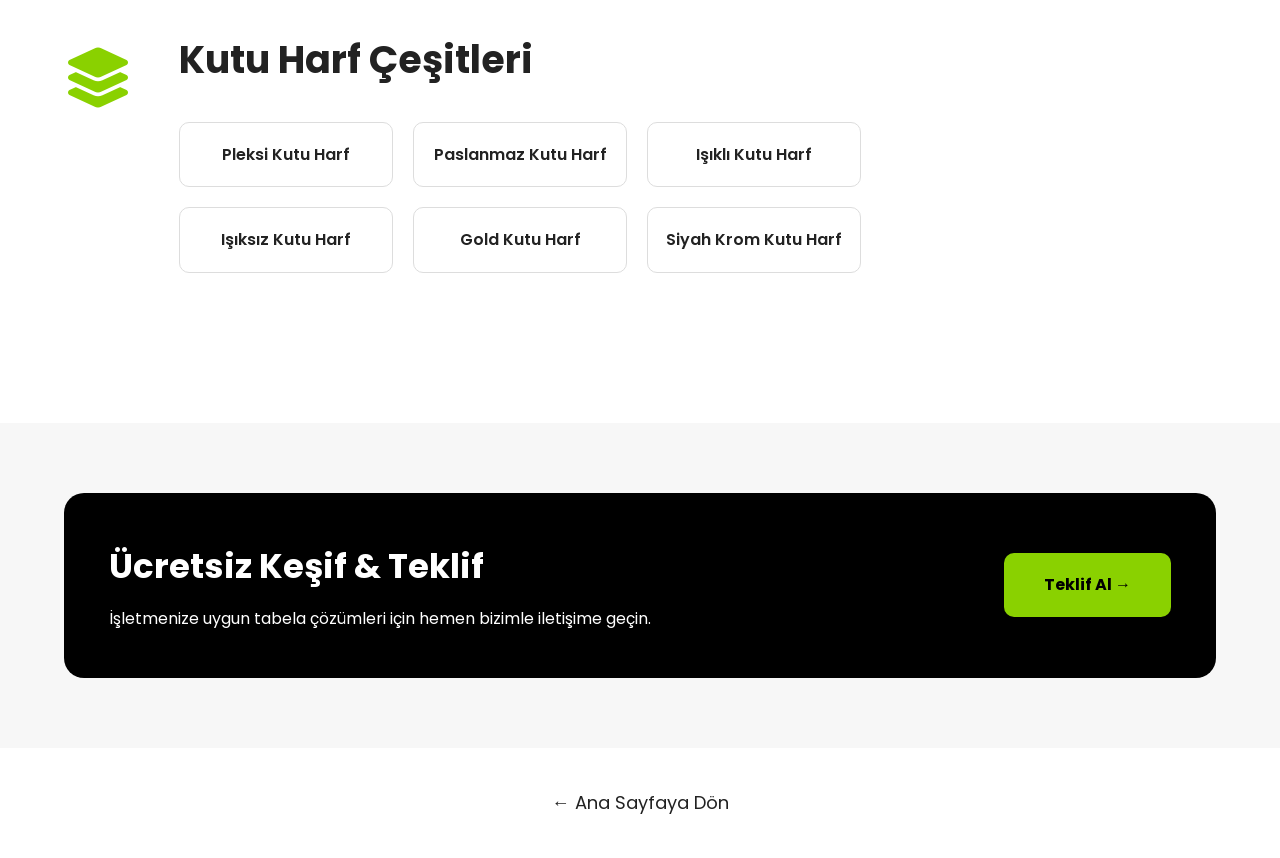
<file: blog/kutu-harf-tabela.html>
<!DOCTYPE html>
<html lang="tr">
<head>
<meta charset="UTF-8">
<meta name="viewport" content="width=device-width, initial-scale=1.0">
<meta name="robots" content="index,follow">
<meta name="author" content="Nizip Reklam">
<meta name="theme-color" content="#0d6efd">
<title>Kutu Harf Tabela Nedir? | Nizip Reklam</title>
<meta name="description" content="Kutu Harf tabela nedir? Avantajları, çeşitleri ve fiyatları hakkında detaylı bilgiler.">
<link rel="canonical" href="https://nizipreklam.com.tr/blog/kutu-harf-tabela.html">
<link rel="stylesheet" href="../css/blog.css">
<link rel="preconnect" href="https://fonts.googleapis.com">
<link rel="preconnect" href="https://fonts.gstatic.com" crossorigin>
<link rel="stylesheet" href="https://fonts.googleapis.com/css2?family=Poppins:wght@300;400;500;600;700;800&display=swap">
<link rel="stylesheet" href="https://cdnjs.cloudflare.com/ajax/libs/font-awesome/6.7.2/css/all.min.css">
</head>
<body>

<header>
<div class="container">
<a href="../index.html" class="logo">
<img src="../resim/nizipreklam.png" alt="Nizip Reklam Logo">
</a>

<nav>
<ul>
<li><a href="../index.html">Ana Sayfa</a></li>
<li><a href="../hakkimizda.html">Kurumsal</a></li>
<li><a href="../hizmetler.html">Hizmetler</a></li>
<li><a href="../blog.html" class="active">Blog</a></li>
<li><a href="../iletisim.html">İletişim</a></li>
</ul>
</nav>

<a class="telefon" href="tel:05079001820">
<i class="fa-solid fa-phone"></i> 0507 900 18 20
</a>
</div>
</header>

<section class="hero">
<div class="container hero-grid">

<div class="hero-left">

<div class="breadcrumb">
<a href="../index.html">Ana Sayfa</a>
<span>›</span>
<a href="../blog.html">Blog</a>
<span>›</span>
Kutu Harf Tabela
</div>

<h1>Kutu Harf Tabela Nedir?</h1>

<p>
Kutu harf tabela nedir, çeşitleri nelerdir, nerelerde kullanılır?
Profesyonel tabela çözümleri hakkında bilmeniz gereken her şey.
</p>

<div class="date">
<i class="fa-regular fa-calendar"></i>
29 Haziran 2026
</div>

</div>

<div class="hero-right">
<img src="../resim/kutu-harf.webp"
alt="Kutu Harf Tabela"
width="900"
height="600"
fetchpriority="high">
</div>

</div>
</section>

<section class="blog-content">
<div class="container">

<div class="info-box">
<div class="icon"><i class="fa-solid fa-font"></i></div>
<div class="text">
<p><b>Kutu harf tabela</b>,  Nizip Reklam kutu harf ve Tabela olarak işletmelere modern ve profesyonel bir görünüm kazandıran en popüler tabela çeşitlerinden biridir. Pleksi, paslanmaz, alüminyum ve galvaniz malzemeler kullanılarak üretilir.</p>
</div>
</div>

<hr>

<div class="section">
<div class="section-icon"><i class="fa-solid fa-location-dot"></i></div>
<div class="section-text">
<h2>Kutu Harf Nerelerde Kullanılır?</h2>
<div class="grid">
<div>✔ Mağazalar</div>
<div>✔ Kafeler</div>
<div>✔ Restoranlar</div>
<div>✔ Eczaneler</div>
<div>✔ Hastaneler</div>
<div>✔ Kurumsal Firmalar</div>
<div>✔ AVM Mağazaları</div>
<div>✔ Oteller</div>
</div>
</div>
</div>

<hr>

<div class="section">
<div class="section-icon"><i class="fa-solid fa-layer-group"></i></div>
<div class="section-text">
<h2>Kutu Harf Çeşitleri</h2>
<div class="cards">
<div>Pleksi Kutu Harf</div>
<div>Paslanmaz Kutu Harf</div>
<div>Işıklı Kutu Harf</div>
<div>Işıksız Kutu Harf</div>
<div>Gold Kutu Harf</div>
<div>Siyah Krom Kutu Harf</div>
</div>
</div>
</div>

</div>
</section>

<section class="cta">
<div class="container">
<div class="cta-box">
<div>
<h2>Ücretsiz Keşif & Teklif</h2>
<p>İşletmenize uygun tabela çözümleri için hemen bizimle iletişime geçin.</p>
</div>
<a href="../iletisim.html">Teklif Al →</a>
</div>
</div>
</section>

<footer>
<div class="container">
<a href="../index.html">← Ana Sayfaya Dön</a>
</div>
</footer>

</body>
</html>
</file>
<file: css/blog.css>
/* ===========================
   NİZİP REKLAM BLOG CSS
===========================*/

*{
margin:0;
padding:0;
box-sizing:border-box;
}

body{
font-family:'Poppins',sans-serif;
background:#f7f7f7;
color:#222;
line-height:1.7;
}

a{
text-decoration:none;
color:inherit;
}

img{
max-width:100%;
display:block;
}

.container{
width:90%;
max-width:1200px;
margin:auto;
}

/* HEADER */

header{
background:#000;
position:sticky;
top:0;
z-index:999;
}

header .container{
display:flex;
justify-content:space-between;
align-items:center;
padding:18px 0;
}

.logo img{
height:70px;
}

nav ul{
display:flex;
gap:35px;
list-style:none;
}

nav a{
color:#fff;
font-weight:600;
transition:.3s;
}

nav a:hover,
nav .active{
color:#9be000;
}

.telefon{
border:2px solid #9be000;
padding:12px 22px;
border-radius:40px;
color:#fff;
font-weight:600;
transition:.3s;
}

.telefon:hover{
background:#9be000;
color:#000;
}

/* HERO */

.hero{
background:#111;
padding:90px 0;
color:#fff;
}

.hero-grid{
display:grid;
grid-template-columns:1fr 1fr;
gap:60px;
align-items:center;
}

.hero img{
border-radius:18px;
box-shadow:0 20px 60px rgba(0,0,0,.45);
}

.hero h1{
font-size:58px;
margin:25px 0;
font-weight:800;
}

.hero p{
font-size:22px;
color:#ddd;
}

.breadcrumb{
color:#9be000;
font-size:15px;
}

.breadcrumb span{
margin:0 12px;
color:#888;
}

.date{
margin-top:35px;
font-size:18px;
color:#ccc;
}

/* CONTENT */

.blog-content{
padding:80px 0;
background:#fff;
}

.info-box{
display:flex;
gap:35px;
margin-bottom:60px;
align-items:flex-start;
}

.icon{
font-size:60px;
color:#9be000;
min-width:70px;
}

.section{
display:flex;
gap:35px;
margin:70px 0;
align-items:flex-start;
}

.section-icon{
font-size:60px;
color:#8ad100;
min-width:80px;
}

.section h2{
font-size:38px;
margin-bottom:25px;
}

.grid{
display:grid;
grid-template-columns:repeat(2,1fr);
gap:20px;
margin-top:20px;
}

.grid div{
font-size:20px;
}

.grid i{
color:#8ad100;
margin-right:10px;
}

.cards{
display:grid;
grid-template-columns:repeat(3,1fr);
gap:20px;
margin-top:30px;
}

.cards div{
background:#fff;
border:1px solid #ddd;
padding:18px;
text-align:center;
border-radius:10px;
font-weight:600;
transition:.3s;
}

.cards div:hover{
background:#8ad100;
color:#000;
transform:translateY(-5px);
}

/* CTA */

.cta{
padding:70px 0;
}

.cta-box{
background:#000;
color:#fff;
border-radius:20px;
padding:45px;
display:flex;
justify-content:space-between;
align-items:center;
}

.cta h2{
font-size:34px;
margin-bottom:10px;
}

.cta a{
background:#8ad100;
padding:18px 40px;
border-radius:10px;
color:#000;
font-weight:700;
transition:.3s;
}

.cta a:hover{
transform:scale(1.05);
}

/* FOOTER */

footer{
padding:40px;
text-align:center;
background:#fff;
font-size:18px;
}

footer a:hover{
color:#8ad100;
}

/* RESPONSIVE */

@media(max-width:900px){

.hero-grid{
grid-template-columns:1fr;
}

nav{
display:none;
}

.cards{
grid-template-columns:1fr;
}

.grid{
grid-template-columns:1fr;
}

.section{
flex-direction:column;
}

.info-box{
flex-direction:column;
}

.hero h1{
font-size:42px;
}

.cta-box{
flex-direction:column;
gap:30px;
text-align:center;
}

}
/* premium additions omitted for brevity inserted */
</file>
